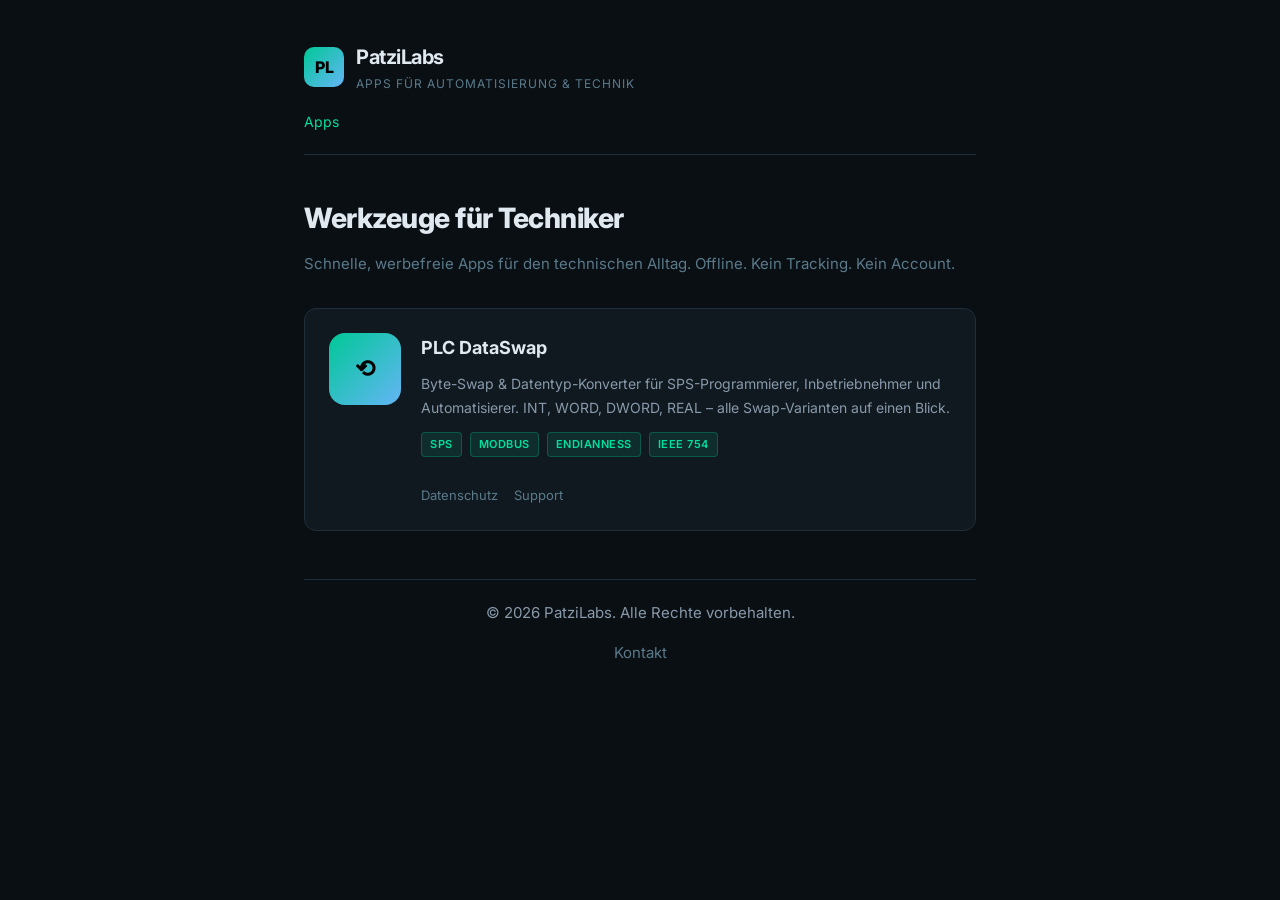
<file: index.html>
<!DOCTYPE html>
<html lang="de">
<head>
    <meta charset="UTF-8">
    <meta name="viewport" content="width=device-width, initial-scale=1.0">
    <title>PatziLabs – Apps für Automatisierung & Technik</title>
    <link rel="stylesheet" href="style.css">
    <link rel="preconnect" href="https://fonts.googleapis.com">
    <link href="https://fonts.googleapis.com/css2?family=Inter:wght@400;600;700;800&display=swap" rel="stylesheet">
</head>
<body>

<div class="container">

    <header class="site-header">
        <a href="/" class="logo">
            <div class="logo-icon">PL</div>
            <div>
                <div class="logo-text">PatziLabs</div>
                <div class="logo-sub">APPS FÜR AUTOMATISIERUNG & TECHNIK</div>
            </div>
        </a>
        <nav>
            <a href="/" class="active">Apps</a>
        </nav>
    </header>

    <h1>Werkzeuge für Techniker</h1>
    <p class="subtitle">Schnelle, werbefreie Apps für den technischen Alltag. Offline. Kein Tracking. Kein Account.</p>

    <!-- PLC DataSwap -->
    <div class="app-card">
        <div class="app-icon">⟲</div>
        <div class="app-info">
            <h3>PLC DataSwap</h3>
            <p>Byte-Swap & Datentyp-Konverter für SPS-Programmierer, Inbetriebnehmer und Automatisierer. INT, WORD, DWORD, REAL – alle Swap-Varianten auf einen Blick.</p>
            <div>
                <span class="tag">SPS</span>
                <span class="tag">MODBUS</span>
                <span class="tag">ENDIANNESS</span>
                <span class="tag">IEEE 754</span>
            </div>
            <br>
            <div class="app-links">
                <!-- <a href="https://play.google.com/store/apps/details?id=com.patzilabs.plcdataswap">Google Play</a> -->
                <a href="apps/plc-dataswap/privacy.html">Datenschutz</a>
                <a href="apps/plc-dataswap/support.html">Support</a>
            </div>
        </div>
    </div>

    <!-- Template für zukünftige Apps (auskommentiert)
    <div class="app-card">
        <div class="app-icon">?</div>
        <div class="app-info">
            <h3>Nächste App</h3>
            <p>Beschreibung der nächsten App.</p>
            <div class="app-links">
                <a href="apps/APPNAME/privacy.html">Datenschutz</a>
                <a href="apps/APPNAME/support.html">Support</a>
            </div>
        </div>
    </div>
    -->

    <footer class="site-footer">
        <p>&copy; 2026 PatziLabs. Alle Rechte vorbehalten.</p>
        <p><a href="mailto:patzilabs.dev@gmail.com">Kontakt</a></p>
    </footer>

</div>

</body>
</html>
</file>
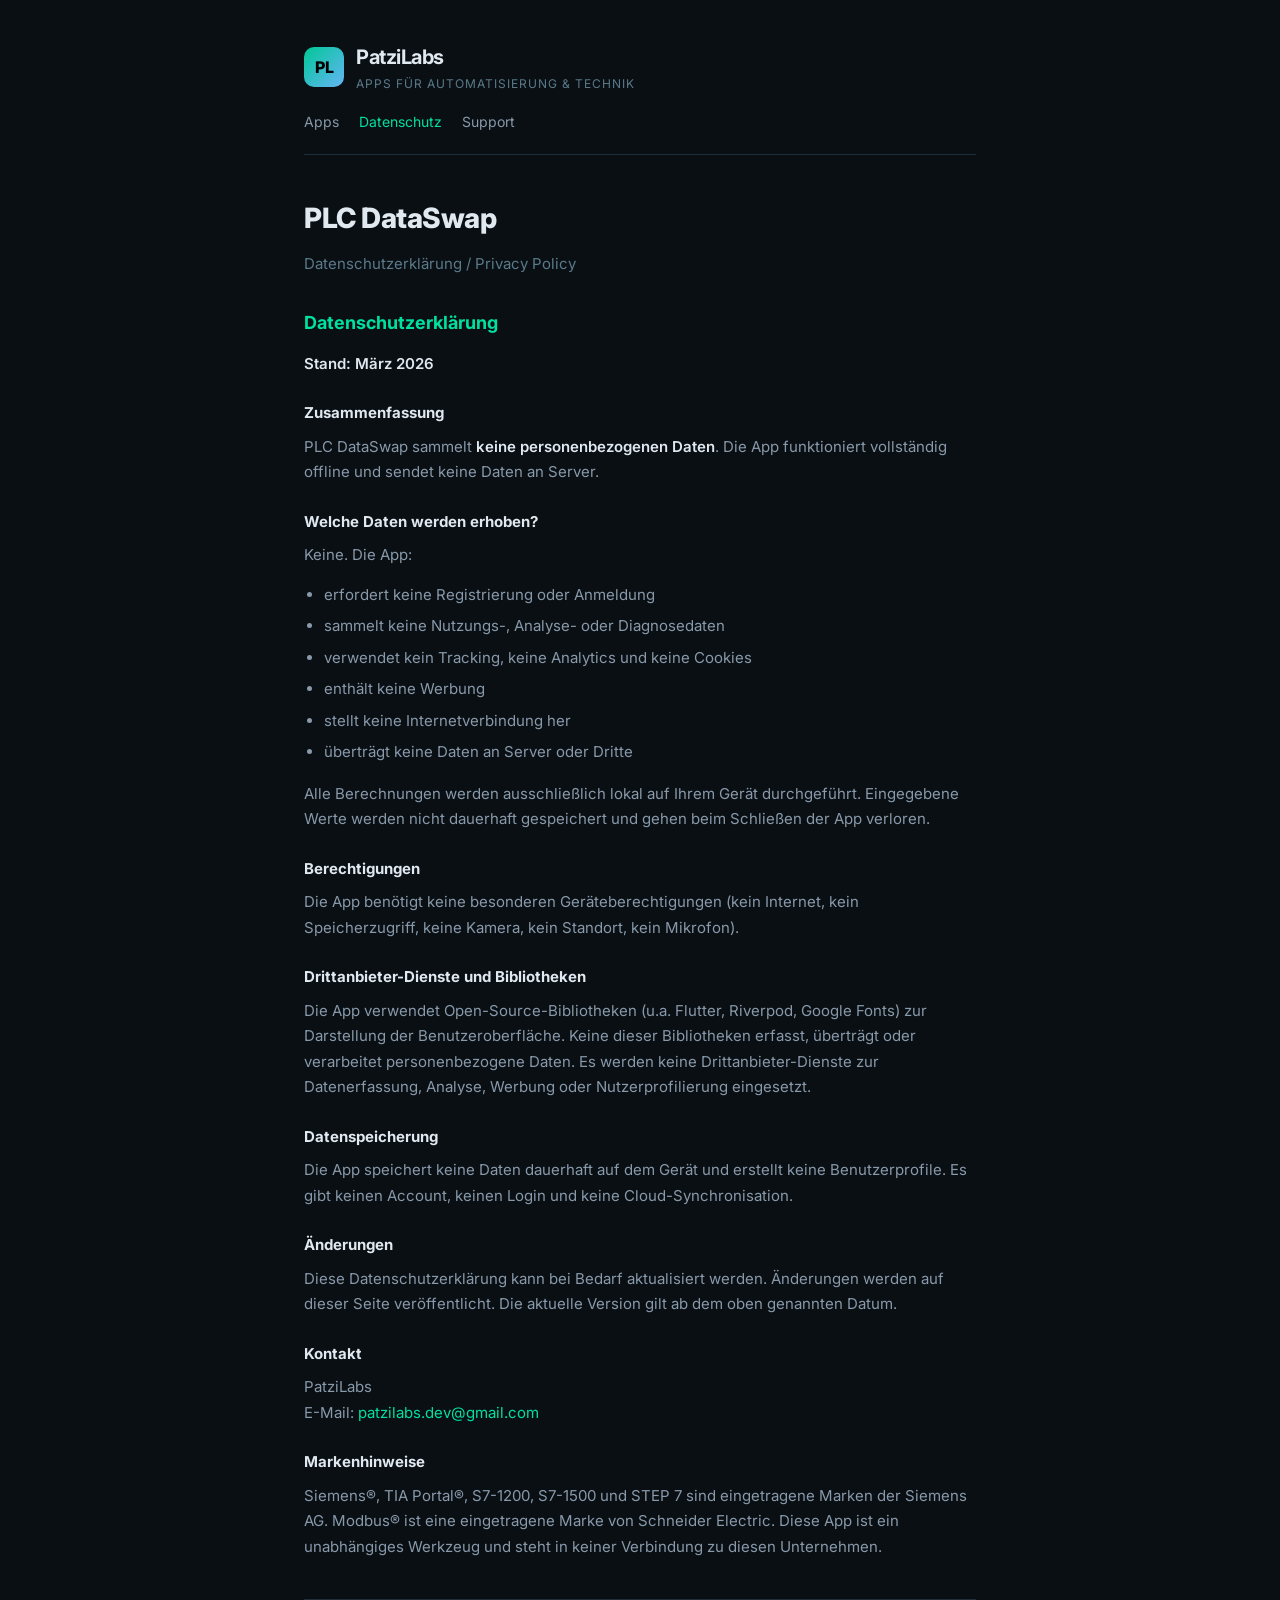
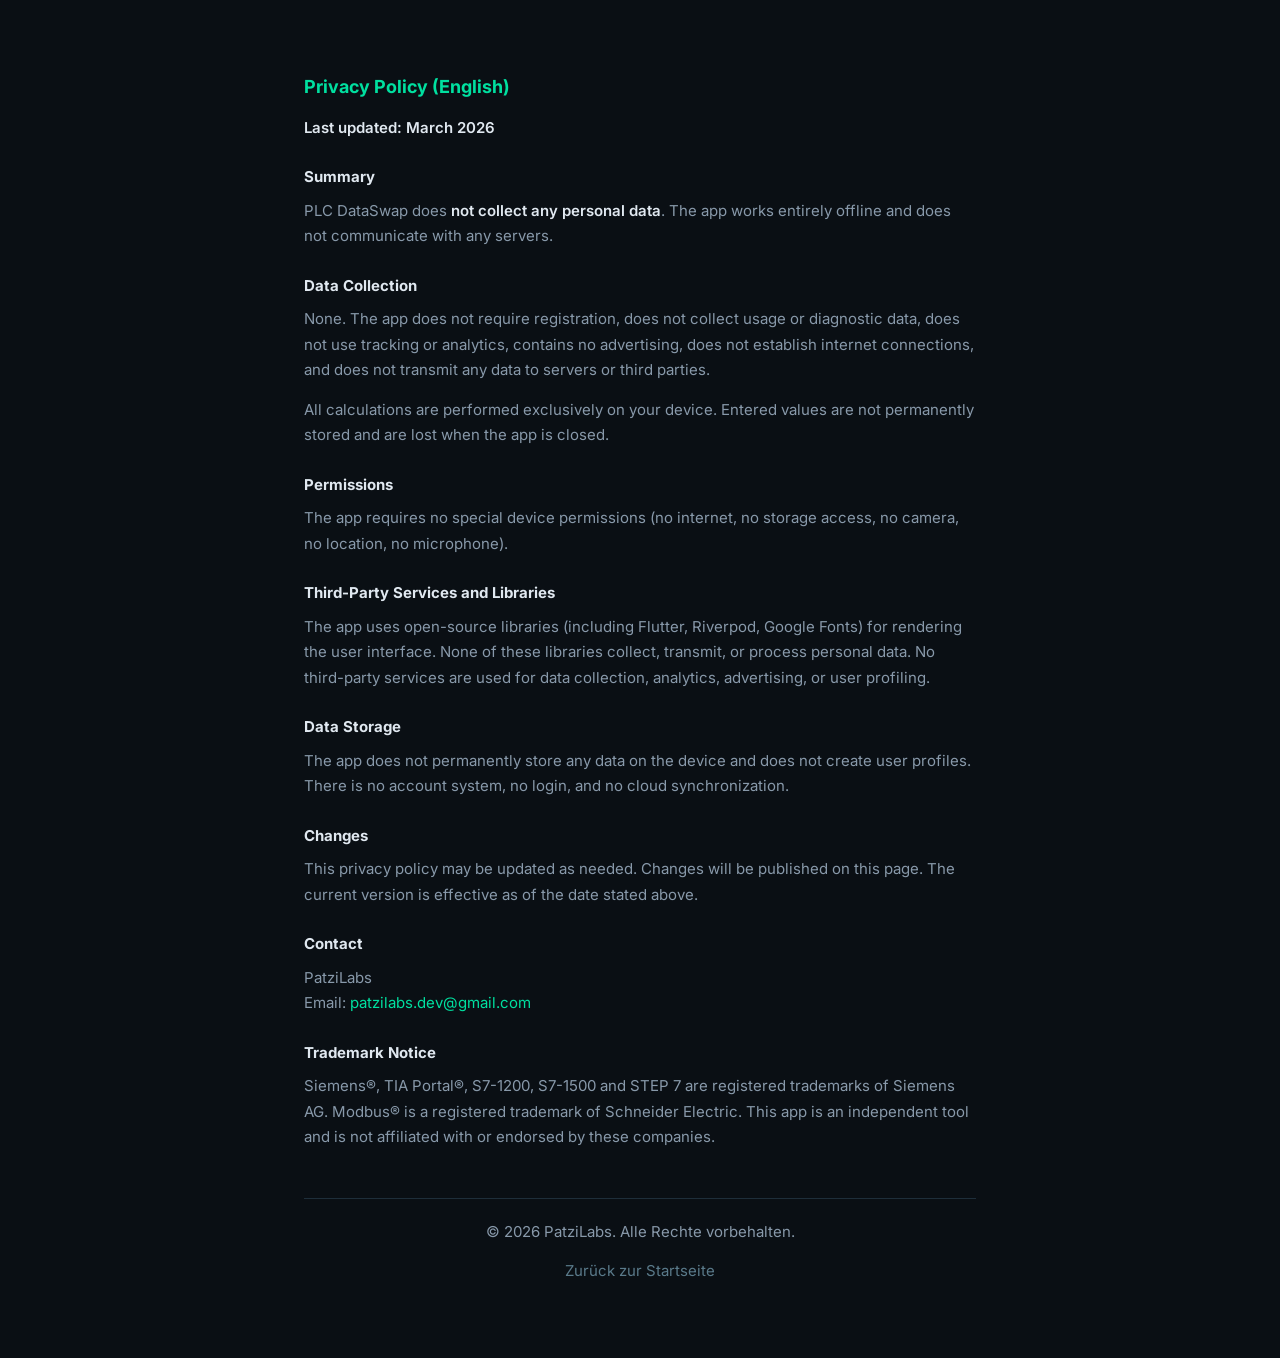
<file: apps/plc-dataswap/privacy.html>
<!DOCTYPE html>
<html lang="de">
<head>
    <meta charset="UTF-8">
    <meta name="viewport" content="width=device-width, initial-scale=1.0">
    <title>PLC DataSwap – Datenschutzerklärung / Privacy Policy</title>
    <link rel="stylesheet" href="../../style.css">
    <link rel="preconnect" href="https://fonts.googleapis.com">
    <link href="https://fonts.googleapis.com/css2?family=Inter:wght@400;600;700;800&display=swap" rel="stylesheet">
</head>
<body>

<div class="container">

    <header class="site-header">
        <a href="/" class="logo">
            <div class="logo-icon">PL</div>
            <div>
                <div class="logo-text">PatziLabs</div>
                <div class="logo-sub">APPS FÜR AUTOMATISIERUNG & TECHNIK</div>
            </div>
        </a>
        <nav>
            <a href="/">Apps</a>
            <a href="privacy.html" class="active">Datenschutz</a>
            <a href="support.html">Support</a>
        </nav>
    </header>

    <h1>PLC DataSwap</h1>
    <p class="subtitle">Datenschutzerklärung / Privacy Policy</p>

    <!-- DEUTSCH -->
    <h2>Datenschutzerklärung</h2>
    <p><strong>Stand: März 2026</strong></p>

    <h3>Zusammenfassung</h3>
    <p>PLC DataSwap sammelt <strong>keine personenbezogenen Daten</strong>. Die App funktioniert vollständig offline und sendet keine Daten an Server.</p>

    <h3>Welche Daten werden erhoben?</h3>
    <p>Keine. Die App:</p>
    <ul>
        <li>erfordert keine Registrierung oder Anmeldung</li>
        <li>sammelt keine Nutzungs-, Analyse- oder Diagnosedaten</li>
        <li>verwendet kein Tracking, keine Analytics und keine Cookies</li>
        <li>enthält keine Werbung</li>
        <li>stellt keine Internetverbindung her</li>
        <li>überträgt keine Daten an Server oder Dritte</li>
    </ul>

    <p>Alle Berechnungen werden ausschließlich lokal auf Ihrem Gerät durchgeführt. Eingegebene Werte werden nicht dauerhaft gespeichert und gehen beim Schließen der App verloren.</p>

    <h3>Berechtigungen</h3>
    <p>Die App benötigt keine besonderen Geräteberechtigungen (kein Internet, kein Speicherzugriff, keine Kamera, kein Standort, kein Mikrofon).</p>

    <h3>Drittanbieter-Dienste und Bibliotheken</h3>
    <p>Die App verwendet Open-Source-Bibliotheken (u.a. Flutter, Riverpod, Google Fonts) zur Darstellung der Benutzeroberfläche. Keine dieser Bibliotheken erfasst, überträgt oder verarbeitet personenbezogene Daten. Es werden keine Drittanbieter-Dienste zur Datenerfassung, Analyse, Werbung oder Nutzerprofilierung eingesetzt.</p>

    <h3>Datenspeicherung</h3>
    <p>Die App speichert keine Daten dauerhaft auf dem Gerät und erstellt keine Benutzerprofile. Es gibt keinen Account, keinen Login und keine Cloud-Synchronisation.</p>

    <h3>Änderungen</h3>
    <p>Diese Datenschutzerklärung kann bei Bedarf aktualisiert werden. Änderungen werden auf dieser Seite veröffentlicht. Die aktuelle Version gilt ab dem oben genannten Datum.</p>

    <h3>Kontakt</h3>
    <p>PatziLabs<br>E-Mail: <a href="mailto:patzilabs.dev@gmail.com">patzilabs.dev@gmail.com</a></p>

    <h3>Markenhinweise</h3>
    <p>Siemens®, TIA Portal®, S7-1200, S7-1500 und STEP 7 sind eingetragene Marken der Siemens AG. Modbus® ist eine eingetragene Marke von Schneider Electric. Diese App ist ein unabhängiges Werkzeug und steht in keiner Verbindung zu diesen Unternehmen.</p>

    <div style="border-top: 1px solid var(--border); margin: 40px 0; padding-top: 32px;"></div>

    <!-- ENGLISH -->
    <h2>Privacy Policy (English)</h2>
    <p><strong>Last updated: March 2026</strong></p>

    <h3>Summary</h3>
    <p>PLC DataSwap does <strong>not collect any personal data</strong>. The app works entirely offline and does not communicate with any servers.</p>

    <h3>Data Collection</h3>
    <p>None. The app does not require registration, does not collect usage or diagnostic data, does not use tracking or analytics, contains no advertising, does not establish internet connections, and does not transmit any data to servers or third parties.</p>
    <p>All calculations are performed exclusively on your device. Entered values are not permanently stored and are lost when the app is closed.</p>

    <h3>Permissions</h3>
    <p>The app requires no special device permissions (no internet, no storage access, no camera, no location, no microphone).</p>

    <h3>Third-Party Services and Libraries</h3>
    <p>The app uses open-source libraries (including Flutter, Riverpod, Google Fonts) for rendering the user interface. None of these libraries collect, transmit, or process personal data. No third-party services are used for data collection, analytics, advertising, or user profiling.</p>

    <h3>Data Storage</h3>
    <p>The app does not permanently store any data on the device and does not create user profiles. There is no account system, no login, and no cloud synchronization.</p>

    <h3>Changes</h3>
    <p>This privacy policy may be updated as needed. Changes will be published on this page. The current version is effective as of the date stated above.</p>

    <h3>Contact</h3>
    <p>PatziLabs<br>Email: <a href="mailto:patzilabs.dev@gmail.com">patzilabs.dev@gmail.com</a></p>

    <h3>Trademark Notice</h3>
    <p>Siemens®, TIA Portal®, S7-1200, S7-1500 and STEP 7 are registered trademarks of Siemens AG. Modbus® is a registered trademark of Schneider Electric. This app is an independent tool and is not affiliated with or endorsed by these companies.</p>

    <footer class="site-footer">
        <p>&copy; 2026 PatziLabs. Alle Rechte vorbehalten.</p>
        <p><a href="/">Zurück zur Startseite</a></p>
    </footer>

</div>

</body>
</html>
</file>
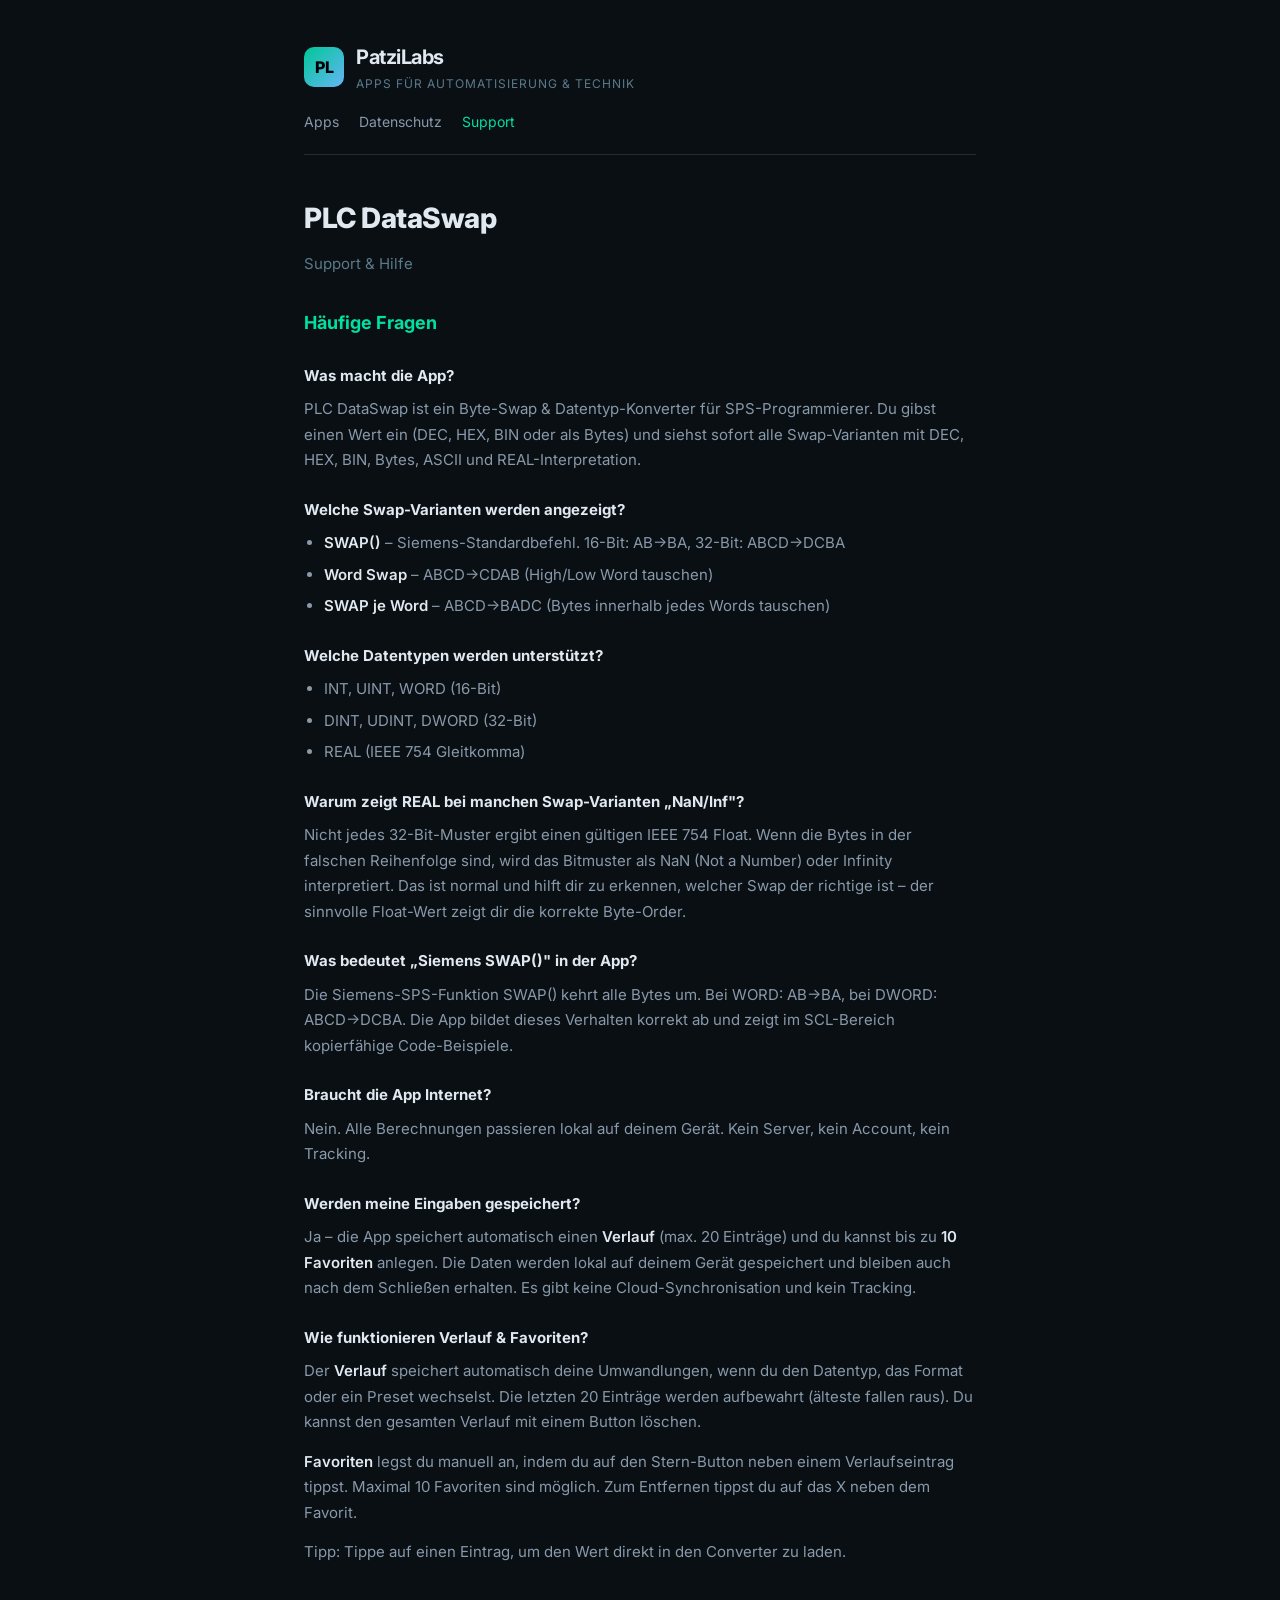
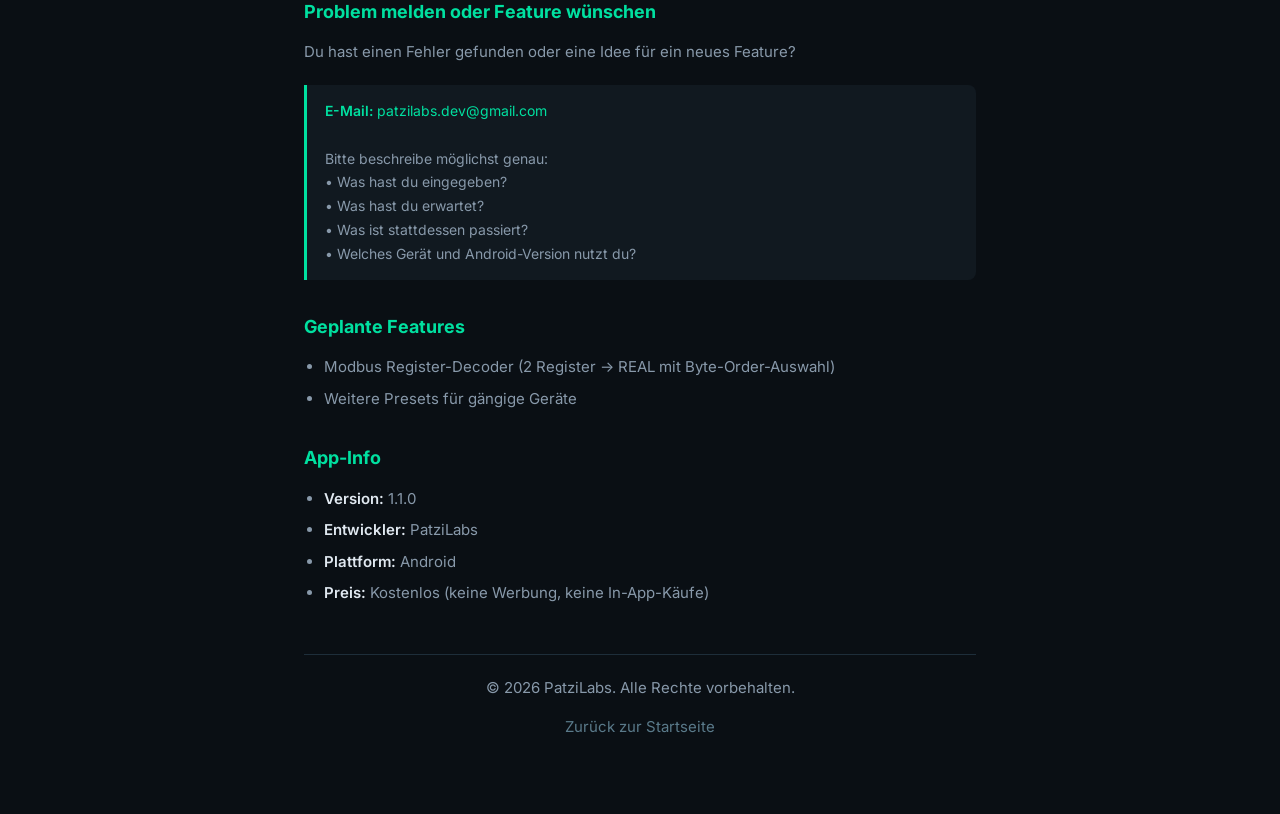
<file: apps/plc-dataswap/support.html>
<!DOCTYPE html>
<html lang="de">
<head>
    <meta charset="UTF-8">
    <meta name="viewport" content="width=device-width, initial-scale=1.0">
    <title>PLC DataSwap – Support</title>
    <link rel="stylesheet" href="../../style.css">
    <link rel="preconnect" href="https://fonts.googleapis.com">
    <link href="https://fonts.googleapis.com/css2?family=Inter:wght@400;600;700;800&display=swap" rel="stylesheet">
</head>
<body>

<div class="container">

    <header class="site-header">
        <a href="/" class="logo">
            <div class="logo-icon">PL</div>
            <div>
                <div class="logo-text">PatziLabs</div>
                <div class="logo-sub">APPS FÜR AUTOMATISIERUNG & TECHNIK</div>
            </div>
        </a>
        <nav>
            <a href="/">Apps</a>
            <a href="privacy.html">Datenschutz</a>
            <a href="support.html" class="active">Support</a>
        </nav>
    </header>

    <h1>PLC DataSwap</h1>
    <p class="subtitle">Support & Hilfe</p>

    <h2>Häufige Fragen</h2>

    <h3>Was macht die App?</h3>
    <p>PLC DataSwap ist ein Byte-Swap & Datentyp-Konverter für SPS-Programmierer. Du gibst einen Wert ein (DEC, HEX, BIN oder als Bytes) und siehst sofort alle Swap-Varianten mit DEC, HEX, BIN, Bytes, ASCII und REAL-Interpretation.</p>

    <h3>Welche Swap-Varianten werden angezeigt?</h3>
    <ul>
        <li><strong>SWAP()</strong> – Siemens-Standardbefehl. 16-Bit: AB→BA, 32-Bit: ABCD→DCBA</li>
        <li><strong>Word Swap</strong> – ABCD→CDAB (High/Low Word tauschen)</li>
        <li><strong>SWAP je Word</strong> – ABCD→BADC (Bytes innerhalb jedes Words tauschen)</li>
    </ul>

    <h3>Welche Datentypen werden unterstützt?</h3>
    <ul>
        <li>INT, UINT, WORD (16-Bit)</li>
        <li>DINT, UDINT, DWORD (32-Bit)</li>
        <li>REAL (IEEE 754 Gleitkomma)</li>
    </ul>

    <h3>Warum zeigt REAL bei manchen Swap-Varianten „NaN/Inf"?</h3>
    <p>Nicht jedes 32-Bit-Muster ergibt einen gültigen IEEE 754 Float. Wenn die Bytes in der falschen Reihenfolge sind, wird das Bitmuster als NaN (Not a Number) oder Infinity interpretiert. Das ist normal und hilft dir zu erkennen, welcher Swap der richtige ist – der sinnvolle Float-Wert zeigt dir die korrekte Byte-Order.</p>

    <h3>Was bedeutet „Siemens SWAP()" in der App?</h3>
    <p>Die Siemens-SPS-Funktion SWAP() kehrt alle Bytes um. Bei WORD: AB→BA, bei DWORD: ABCD→DCBA. Die App bildet dieses Verhalten korrekt ab und zeigt im SCL-Bereich kopierfähige Code-Beispiele.</p>

    <h3>Braucht die App Internet?</h3>
    <p>Nein. Alle Berechnungen passieren lokal auf deinem Gerät. Kein Server, kein Account, kein Tracking.</p>

    <h3>Werden meine Eingaben gespeichert?</h3>
    <p>Ja – die App speichert automatisch einen <strong>Verlauf</strong> (max. 20 Einträge) und du kannst bis zu <strong>10 Favoriten</strong> anlegen. Die Daten werden lokal auf deinem Gerät gespeichert und bleiben auch nach dem Schließen erhalten. Es gibt keine Cloud-Synchronisation und kein Tracking.</p>

    <h3>Wie funktionieren Verlauf & Favoriten?</h3>
    <p>Der <strong>Verlauf</strong> speichert automatisch deine Umwandlungen, wenn du den Datentyp, das Format oder ein Preset wechselst. Die letzten 20 Einträge werden aufbewahrt (älteste fallen raus). Du kannst den gesamten Verlauf mit einem Button löschen.</p>
    <p><strong>Favoriten</strong> legst du manuell an, indem du auf den Stern-Button neben einem Verlaufseintrag tippst. Maximal 10 Favoriten sind möglich. Zum Entfernen tippst du auf das X neben dem Favorit.</p>
    <p>Tipp: Tippe auf einen Eintrag, um den Wert direkt in den Converter zu laden.</p>

    <h2>Problem melden oder Feature wünschen</h2>

    <p>Du hast einen Fehler gefunden oder eine Idee für ein neues Feature?</p>

    <div class="notice">
        <strong>E-Mail:</strong> <a href="mailto:patzilabs.dev@gmail.com?subject=PLC%20DataSwap%20-%20Feedback">patzilabs.dev@gmail.com</a><br><br>
        Bitte beschreibe möglichst genau:<br>
        • Was hast du eingegeben?<br>
        • Was hast du erwartet?<br>
        • Was ist stattdessen passiert?<br>
        • Welches Gerät und Android-Version nutzt du?
    </div>

    <h2>Geplante Features</h2>
    <ul>
        <li>Modbus Register-Decoder (2 Register → REAL mit Byte-Order-Auswahl)</li>
        <li>Weitere Presets für gängige Geräte</li>
    </ul>

    <h2>App-Info</h2>
    <ul>
        <li><strong>Version:</strong> 1.1.0</li>
        <li><strong>Entwickler:</strong> PatziLabs</li>
        <li><strong>Plattform:</strong> Android</li>
        <li><strong>Preis:</strong> Kostenlos (keine Werbung, keine In-App-Käufe)</li>
    </ul>

    <footer class="site-footer">
        <p>&copy; 2026 PatziLabs. Alle Rechte vorbehalten.</p>
        <p><a href="/">Zurück zur Startseite</a></p>
    </footer>

</div>

</body>
</html>
</file>
<file: style.css>
:root {
    --bg: #0A0F14;
    --surface: #111920;
    --border: #1E2E3A;
    --primary: #00E0A0;
    --primary-dim: #00C896;
    --accent: #64B5F6;
    --orange: #FFB74D;
    --text: #E0E8F0;
    --text-muted: #8899AA;
    --text-dim: #5A7A8A;
}

* {
    margin: 0;
    padding: 0;
    box-sizing: border-box;
}

body {
    font-family: 'Inter', -apple-system, BlinkMacSystemFont, 'Segoe UI', sans-serif;
    background: var(--bg);
    color: var(--text);
    line-height: 1.7;
    min-height: 100vh;
}

.container {
    max-width: 720px;
    margin: 0 auto;
    padding: 40px 24px 60px;
}

/* Header */
.site-header {
    border-bottom: 1px solid var(--border);
    padding-bottom: 20px;
    margin-bottom: 40px;
}

.site-header a {
    text-decoration: none;
    color: var(--text);
}

.site-header .logo {
    display: flex;
    align-items: center;
    gap: 12px;
}

.site-header .logo-icon {
    width: 40px;
    height: 40px;
    background: linear-gradient(135deg, var(--primary-dim), var(--accent));
    border-radius: 10px;
    display: flex;
    align-items: center;
    justify-content: center;
    font-weight: 800;
    font-size: 16px;
    color: #000;
}

.site-header .logo-text {
    font-size: 20px;
    font-weight: 700;
    letter-spacing: -0.5px;
}

.site-header .logo-sub {
    font-size: 12px;
    color: var(--text-dim);
    letter-spacing: 1px;
}

.site-header nav {
    margin-top: 16px;
    display: flex;
    gap: 20px;
}

.site-header nav a {
    color: var(--text-muted);
    text-decoration: none;
    font-size: 14px;
    transition: color 0.2s;
}

.site-header nav a:hover,
.site-header nav a.active {
    color: var(--primary);
}

/* Content */
h1 {
    font-size: 28px;
    font-weight: 800;
    letter-spacing: -0.5px;
    margin-bottom: 8px;
    color: var(--text);
}

h2 {
    font-size: 18px;
    font-weight: 700;
    color: var(--primary);
    margin-top: 32px;
    margin-bottom: 12px;
}

h3 {
    font-size: 15px;
    font-weight: 700;
    color: var(--text);
    margin-top: 24px;
    margin-bottom: 8px;
}

p {
    margin-bottom: 14px;
    color: var(--text-muted);
    font-size: 15px;
}

ul {
    margin: 0 0 16px 20px;
    color: var(--text-muted);
    font-size: 15px;
}

li {
    margin-bottom: 6px;
}

a {
    color: var(--primary);
    text-decoration: none;
}

a:hover {
    text-decoration: underline;
}

strong {
    color: var(--text);
    font-weight: 600;
}

.subtitle {
    font-size: 15px;
    color: var(--text-dim);
    margin-bottom: 32px;
}

/* App Card */
.app-card {
    background: var(--surface);
    border: 1px solid var(--border);
    border-radius: 12px;
    padding: 24px;
    margin-bottom: 20px;
    display: flex;
    gap: 20px;
    align-items: flex-start;
    transition: border-color 0.2s;
}

.app-card:hover {
    border-color: var(--primary);
}

.app-card .app-icon {
    width: 72px;
    height: 72px;
    border-radius: 16px;
    flex-shrink: 0;
    background: linear-gradient(135deg, var(--primary-dim), var(--accent));
    display: flex;
    align-items: center;
    justify-content: center;
    font-weight: 800;
    font-size: 24px;
    color: #000;
}

.app-card .app-info h3 {
    margin-top: 0;
    font-size: 18px;
}

.app-card .app-info p {
    margin-bottom: 10px;
    font-size: 14px;
}

.app-card .app-links {
    display: flex;
    gap: 16px;
    font-size: 13px;
}

.app-card .app-links a {
    color: var(--text-dim);
}

.app-card .app-links a:hover {
    color: var(--primary);
}

/* Tag */
.tag {
    display: inline-block;
    background: rgba(0, 224, 160, 0.1);
    border: 1px solid rgba(0, 224, 160, 0.25);
    color: var(--primary);
    font-size: 11px;
    font-weight: 600;
    padding: 2px 8px;
    border-radius: 4px;
    margin-right: 4px;
    letter-spacing: 0.5px;
}

/* Notice box */
.notice {
    background: var(--surface);
    border-left: 3px solid var(--primary);
    padding: 14px 18px;
    border-radius: 0 8px 8px 0;
    margin: 20px 0;
    font-size: 14px;
    color: var(--text-muted);
}

.notice strong {
    color: var(--primary);
}

/* Footer */
.site-footer {
    border-top: 1px solid var(--border);
    margin-top: 48px;
    padding-top: 20px;
    text-align: center;
    font-size: 12px;
    color: var(--text-dim);
}

.site-footer a {
    color: var(--text-dim);
}

/* Responsive */
@media (max-width: 480px) {
    .app-card {
        flex-direction: column;
        align-items: center;
        text-align: center;
    }

    .app-card .app-links {
        justify-content: center;
    }

    .container {
        padding: 24px 16px 40px;
    }
}
</file>
